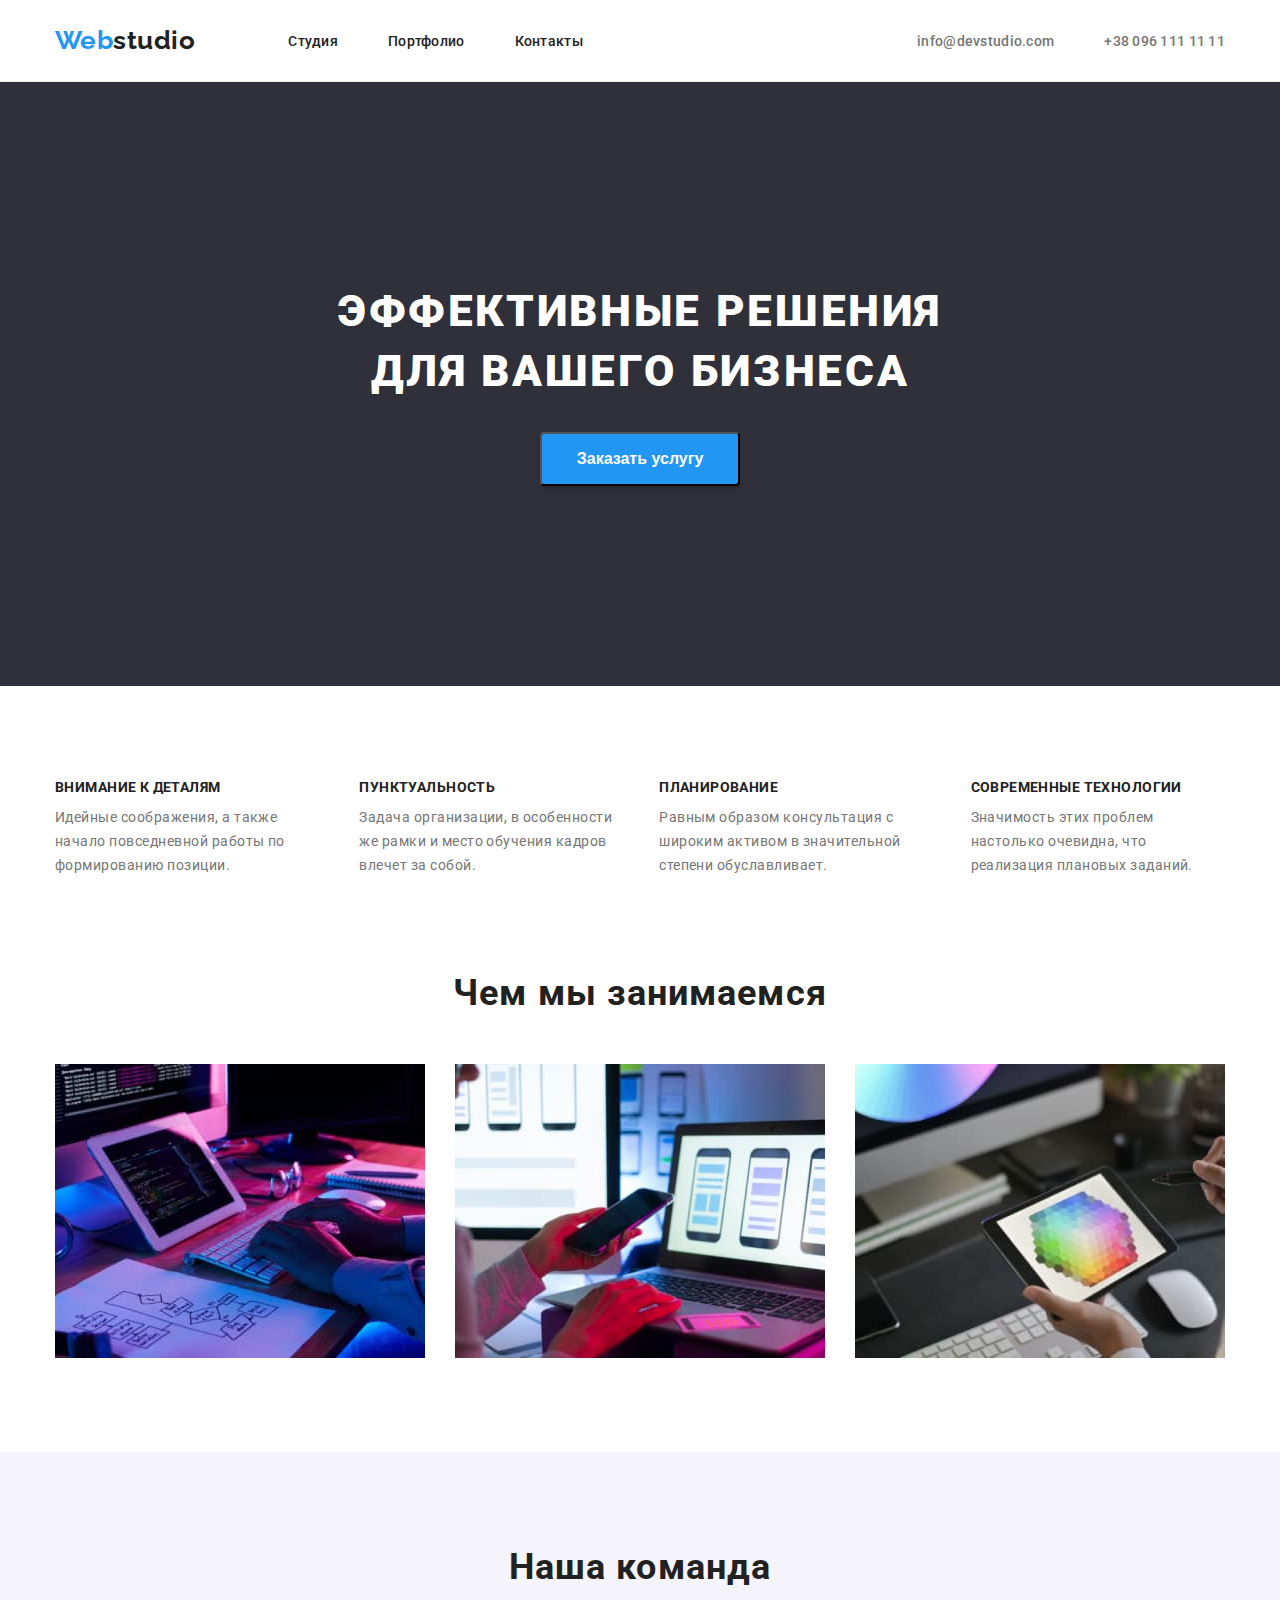
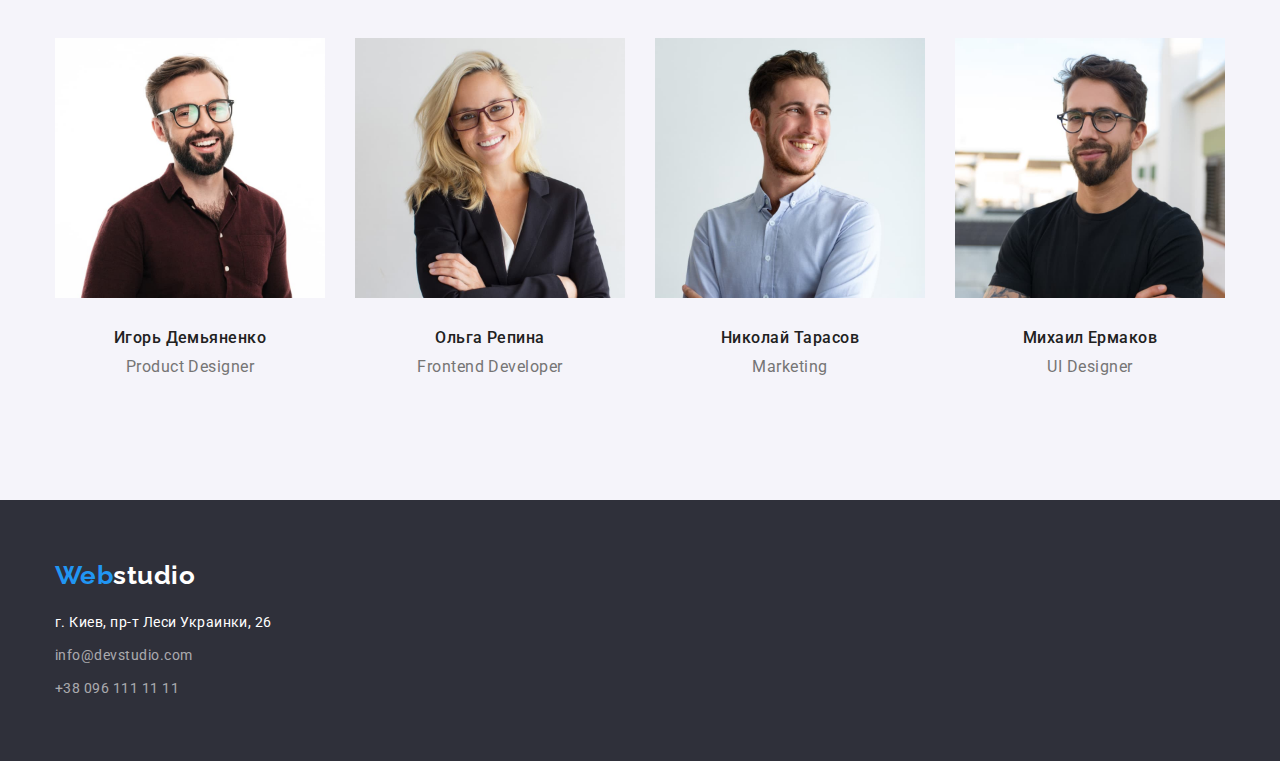
<file: index.html>
<!DOCTYPE html>
<html lang="ru">
    <head>
        <meta charset="UTF-8" />
        <meta name="viewport" content="width=device-width, inicial-scale=1.0" />
        <title>Web Studio</title>
        <link rel="preconnect" href="https://fonts.googleapis.com">
        <link rel="preconnect" href="https://fonts.gstatic.com" crossorigin>
        <link
            href="https://fonts.googleapis.com/css2?family=Montserrat:wght@400;700&family=Raleway:wght@700&family=Roboto:wght@400;500;700;900&display=swap"
            rel="stylesheet">
            <link rel="stylesheet" href="https://cdnjs.cloudflare.com/ajax/libs/modern-normalize/1.1.0/modern-normalize.min.css" integrity="sha512-wpPYUAdjBVSE4KJnH1VR1HeZfpl1ub8YT/NKx4PuQ5NmX2tKuGu6U/JRp5y+Y8XG2tV+wKQpNHVUX03MfMFn9Q==" crossorigin="anonymous" referrerpolicy="no-referrer" />
        <link rel="stylesheet" href="./css/styles.css" />
    </head>
    <body>
       

        <!-- Header -->

        <header>
            
            <div class="container">
                <div class="menu">
               
            <a class="logo" href="./index.html">Web<span class="logo-header">studio</span></a>
            <nav class="nav">
                <ul class="nav-list">
                    <li class="nav-item"><a class="link" href="./index.html">Студия</a></li>
                    <li class="nav-item"><a class="link" href="./portfolio.html">Портфолио</a></li>
                    <li class="nav-item"><a class="link" href="">Контакты</a></li>
                </ul>
            </nav>
            <ul class="contact-list">
                <li class="contact-item">
                    <a class="contact-link link" href="mailto:info@devstudio.com">info@devstudio.com</a>
                </li>
                <li class="contact-item">
                    <a class="contact-link link" href="tel:+380961111111">+38 096 111 11 11</a>
                </li>
            </ul>
            </div>
            </div>
            
            
        </header>
        
        <!-- Main section -->
        
        <main>

            <!-- Hero section -->

            <section class="section-hero">
                <div class="container">
                <h1 class="hero-title">Эффективные решения <br>для вашего бизнеса</h1>
                <button class="button-hero" type="button">Заказать услугу</button>
                </div>
            </section>

            <!-- What we are section  -->

            <section class="section features">
                <div class="container">
                <h2 class="visually-hidden">What we are</h2>
                <ul class="features-list">
                    <li class="features-item">
                        <h3 class="features-title">Внимание к деталям</h3>
                        <p class="features-text">Идейные соображения, а также начало повседневной работы по формированию позиции.</p>
                    </li>
                    <li class="features-item">
                        <h3 class="features-title">Пунктуальность</h3>
                        <p class="features-text">Задача организации, в особенности же рамки и место обучения кадров влечет за собой.</p>
                    </li>
                    <li class="features-item">
                        <h3 class="features-title">Планирование</h3>
                        <p class="features-text">Равным образом консультация с широким активом в значительной степени обуславливает.</p>
                    </li>
                    <li class="features-item">
                        <h3 class="features-title">Современные технологии</h3>
                        <p class="features-text">Значимость этих проблем настолько очевидна, что реализация плановых заданий.</p>
                    </li>
                </ul>
                </div>
            </section>

            <!-- What we do section -->

            <section class="section  services">
                <div class="container">
                <h2 class="services-title">Чем мы занимаемся</h2>
                <ul class="servises-list">
                    <li class="servises-item">
                        <img src="./images/coding.jpg" width="370" height="294" alt="Software engineering">
                    </li>
                    <li class="servises-item">
                        <img src="./images/phone_app.jpg" width="370" height="294" alt="Phone applications">
                    </li>
                    <li class="servises-item">
                        <img src="./images/games.jpg" width="370" height="294" alt="Phone games">
                    </li>
                </ul>
                </div>
            </section>

            <!-- Our team section -->

            <section class="section  team">
                <div class="container">
                <h2 class="team-section-title">Наша команда</h2>
                <ul class="team-list">
                    <li class="team-item">
                        <img src="./images/demyanchenko_igor.jpg" width="270" height="260" alt="Игорь Демьяненко">
                        <div class="team-item-description">
                            <h3 class="team-title">Игорь Демьяненко</h3>
                        <p class="team-text">Product Designer</p>
                        </div>
                    </li>
                    <li class="team-item">
                        <img src="./images/repina_olga.jpg" width="270" height="260" alt="Ольга Репина">
                        <div class="team-item-description">
                            <h3 class="team-title">Ольга Репина</h3>
                        <p class="team-text">Frontend Developer</p>
                        </div>
                    </li>
                    <li class="team-item">
                        <img src="./images/tarasov_nikolay.jpg" width="270" height="260" alt="Николай Тарасов">
                        <div class="team-item-description">
                            <h3 class="team-title">Николай Тарасов</h3>
                        <p class="team-text">Marketing</p>
                        </div>
                    </li>
                    <li class="team-item">
                        <img src="./images/ermakov_michael.jpg" width="270" height="260" alt="Михаил Ермаков">
                        <div class="team-item-description">
                            <h3 class="team-title">Михаил Ермаков</h3>
                        <p class="team-text">UI Designer</p>
                        </div>
                    </li>
                </ul>
                </div>
            </section>

        </main>

        <!-- Footer -->

        <footer class="section-footer">
            <div class="container">
            <a class="logo" href="./index.html">Web<span class="logo-footer">studio</span></a>
            <address>
                <ul class="footer-list">
                    <li class="footer-item">
                        <a class="link-footer" href="https://goo.gl/maps/EsYMqxrFtHsj7dok8" target="_blank" rel="noopener noreferrer">г. Киев, пр-т Леси Украинки, 26</a>
                    </li>
                    <li class="footer-item">
                        <a class="footer-contact link-footer" href="mailto:info@devstudio.com">info@devstudio.com</a>
                    </li>
                    <li class="footer-item">
                        <a class="footer-contact link-footer" href="tel:+380961111111">+38 096 111 11 11</a>
                    </li>
                </ul>
            </address>
            </div>
        </footer>
        
    </body>
    
</html>
</file>
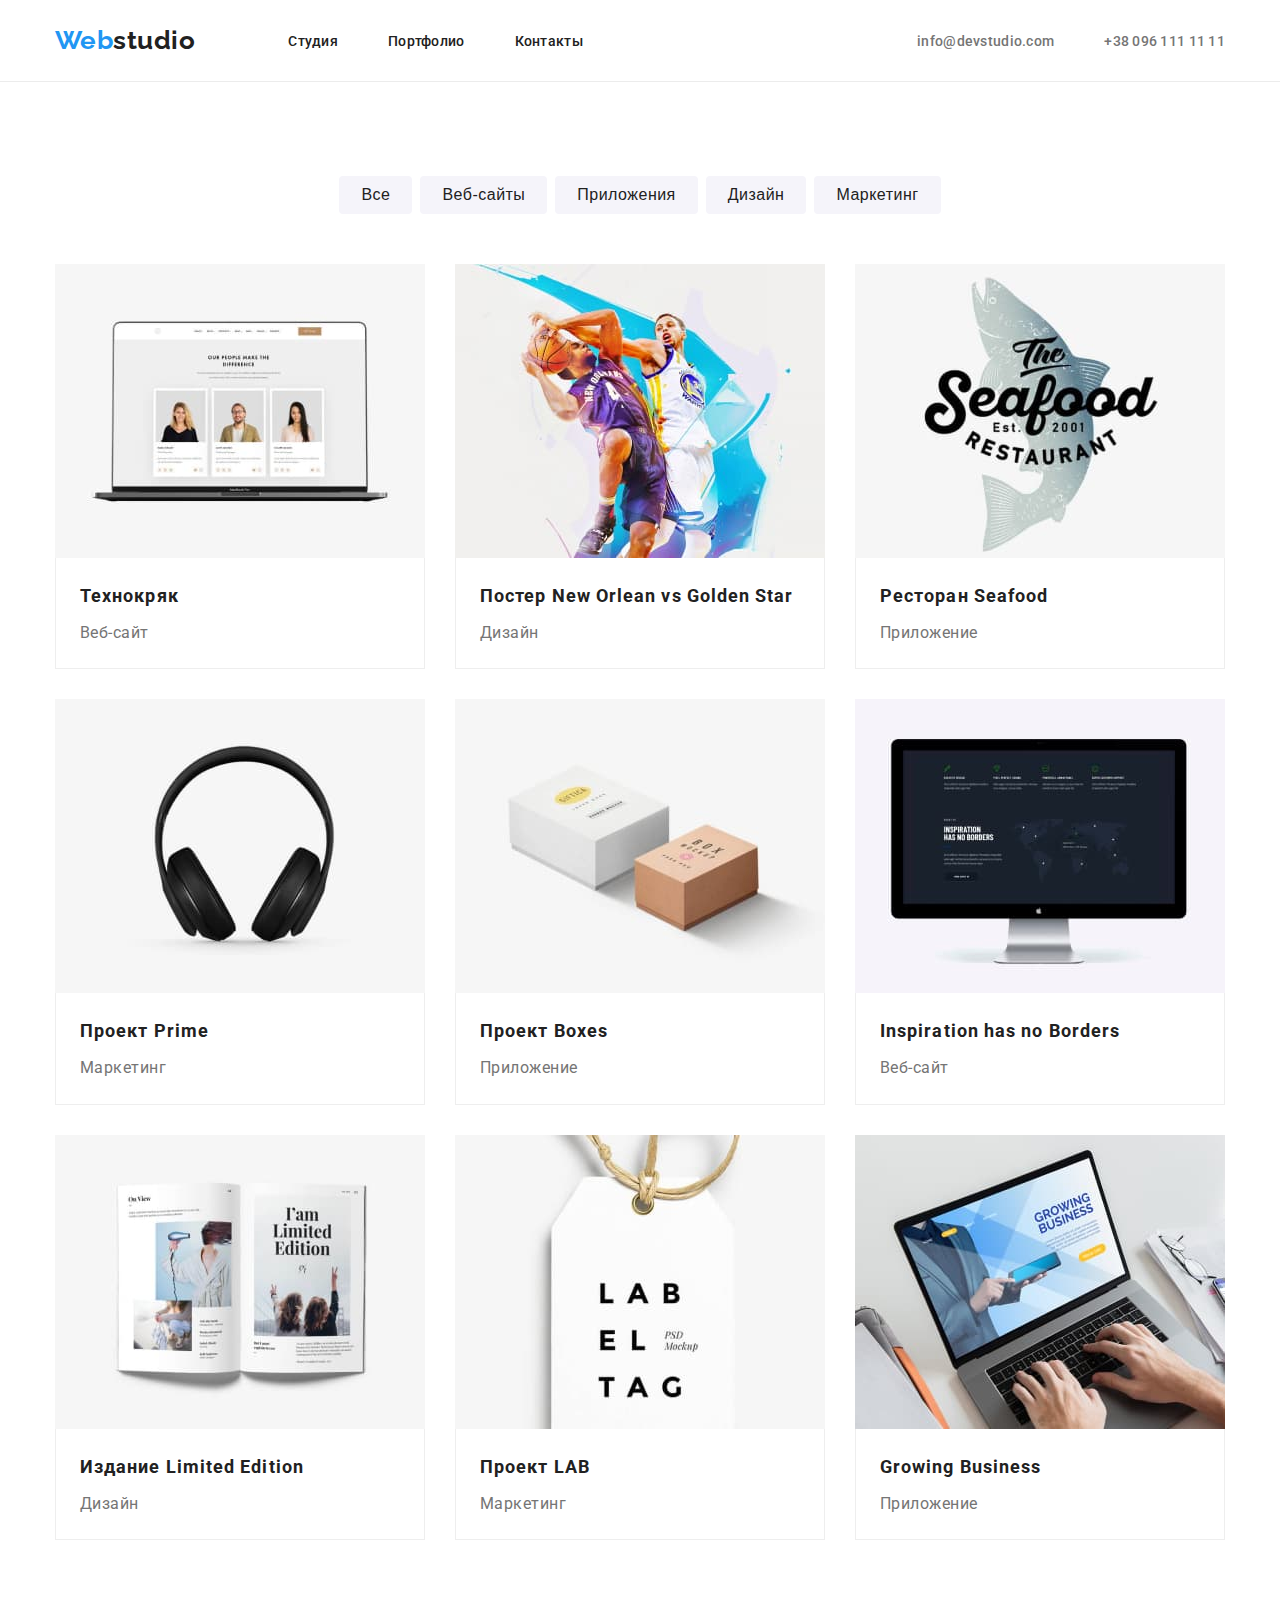
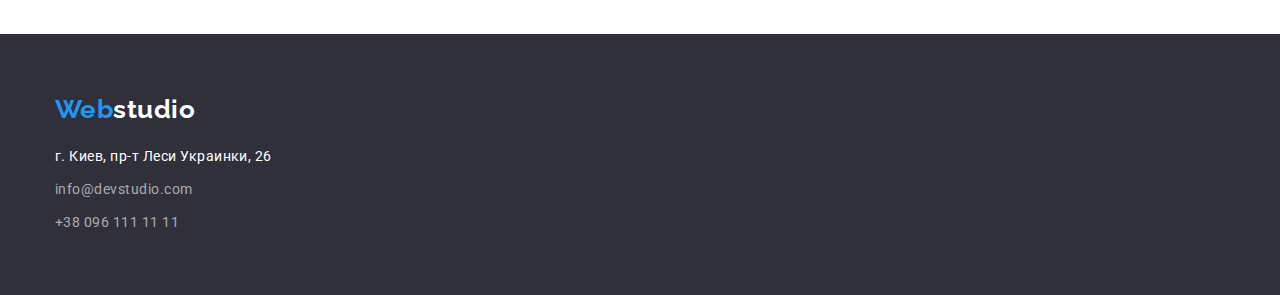
<file: portfolio.html>
<!DOCTYPE html>
<html lang="ru">

<head>
    <meta charset="UTF-8" />
    <meta name="viewport" content="width=device-width, inicial-scale=1.0" />
    <title>Web Studio</title>
    <link rel="preconnect" href="https://fonts.googleapis.com">
    <link rel="preconnect" href="https://fonts.gstatic.com" crossorigin>
    <link
        href="https://fonts.googleapis.com/css2?family=Montserrat:wght@400;700&family=Raleway:wght@700&family=Roboto:wght@400;500;700;900&display=swap"
        rel="stylesheet">
    <link rel="stylesheet" href="https://cdnjs.cloudflare.com/ajax/libs/modern-normalize/1.1.0/modern-normalize.min.css"
        integrity="sha512-wpPYUAdjBVSE4KJnH1VR1HeZfpl1ub8YT/NKx4PuQ5NmX2tKuGu6U/JRp5y+Y8XG2tV+wKQpNHVUX03MfMFn9Q=="
        crossorigin="anonymous" referrerpolicy="no-referrer" />
    <link rel="stylesheet" href="./css/styles.css" />
</head>

<body>


    <!-- Header -->

    <header>
    
        <div class="container">
            <div class="menu">
    
                <a class="logo" href="./index.html">Web<span class="logo-header">studio</span></a>
                <nav class="nav">
                    <ul class="nav-list">
                        <li class="nav-item"><a class="link" href="./index.html">Студия</a></li>
                        <li class="nav-item"><a class="link" href="./portfolio.html">Портфолио</a></li>
                        <li class="nav-item"><a class="link" href="">Контакты</a></li>
                    </ul>
                </nav>
                <ul class="contact-list">
                    <li class="contact-item">
                        <a class="contact-link link" href="mailto:info@devstudio.com">info@devstudio.com</a>
                    </li>
                    <li class="contact-item">
                        <a class="contact-link link" href="tel:+380961111111">+38 096 111 11 11</a>
                    </li>
                </ul>
            </div>
        </div>
    
    
    </header>

    <!-- Main section -->

    <main>

        <section class="section">
            

        <!-- Filter -->
        <div class="container">
            <h1 class="visually-hidden">Portfolio list</h1>
        <ul class="filter list">
            <li class="filter-item">
                <button type="button" class="button">Все</button>
            </li>
            <li class="filter-item">
                <button type="button" class="button">Веб-сайты</button>
            </li>
            <li class="filter-item">
                <button type="button" class="button">Приложения</button>
            </li>
            <li class="filter-item">
                <button type="button" class="button">Дизайн</button>
            </li>
            <li class="filter-item">
                <button type="button" class="button">Маркетинг</button>
            </li>
        </ul>
       

        <!-- Portfolio list -->

        
        <ul class="portfolio-list">
            <li class="portfolio-item">
                <img src="./images/technohryak.jpg" width="370" height="294" alt="Технокряк">
                <div class="portfolio"><h2 class="portfolio-title">Технокряк</h2>
                <p class="portfolio-text">Веб-сайт</p></div>
            </li>
            <li class="portfolio-item">
                <img src="./images/neworlean.jpg" width="370" height="294" alt="Постер New Orlean vs Golden Star">
                <div class="portfolio">
                <h2 class="portfolio-title">Постер New Orlean vs Golden Star</h2>
                <p class="portfolio-text">Дизайн</p></div>
            </li>
            <li class="portfolio-item">
                <img src="./images/seafood.jpg" width="370" height="294" alt="Ресторан Seafood">
                <div class="portfolio"><h2 class="portfolio-title">Ресторан Seafood</h2>
                <p class="portfolio-text">Приложение</p></div>
            </li>
            <li class="portfolio-item">
                <img src="./images/prime.jpg" width="370" height="294" alt="Проект Prime">
                <div class="portfolio"><h2 class="portfolio-title">Проект Prime</h2>
                <p class="portfolio-text">Маркетинг</p></div>
            </li>
            <li class="portfolio-item">
                <img src="./images/boxes.jpg" width="370" height="294" alt="Проект Boxes">
                <div class="portfolio"><h2 class="portfolio-title">Проект Boxes</h2>
                <p class="portfolio-text">Приложение</p></div>
            </li>
            <li class="portfolio-item">
                <img src="./images/inspiration.jpg" width="370" height="294" alt="Inspiration has no Borders">
                <div class="portfolio"><h2 class="portfolio-title">Inspiration has no Borders</h2>
                <p class="portfolio-text">Веб-сайт</p></div>
            </li>
            <li class="portfolio-item">
                <img src="./images/limitededition.jpg" width="370" height="294" alt="Издание Limited Edition">
                <div class="portfolio"><h2 class="portfolio-title">Издание Limited Edition</h2>
                <p class="portfolio-text">Дизайн</p></div>
            </li>
            <li class="portfolio-item">
                <img src="./images/lab.jpg" width="370" height="294" alt="Проект LAB">
                <div class="portfolio"><h2 class="portfolio-title">Проект LAB</h2>
                <p class="portfolio-text">Маркетинг</p></div>
            </li>
            <li class="portfolio-item">
                <img src="./images/growingbusiness.jpg" width="370" height="294" alt="Growing Business">
                <div class="portfolio"><h2 class="portfolio-title">Growing Business</h2>
                <p class="portfolio-text">Приложение</p></div>
            </li>
        </ul> 
        </div>
        </section>

    </main>

    <!-- Footer -->

    <footer class="section-footer">
        <div class="container">
            <a class="logo" href="./index.html">Web<span class="logo-footer">studio</span></a>
            <address>
                <ul class="footer-list">
                    <li class="footer-item">
                        <a class="link-footer" href="https://goo.gl/maps/EsYMqxrFtHsj7dok8" target="_blank"
                            rel="noopener noreferrer">г. Киев, пр-т Леси Украинки, 26</a>
                    </li>
                    <li class="footer-item">
                        <a class="footer-contact link-footer" href="mailto:info@devstudio.com">info@devstudio.com</a>
                    </li>
                    <li class="footer-item">
                        <a class="footer-contact link-footer" href="tel:+380961111111">+38 096 111 11 11</a>
                    </li>
                </ul>
            </address>
        </div>
    </footer>
    

</body>

</html>
</file>
<file: css/styles.css>
/* font-family: 'Montserrat', sans-serif;
font-family: 'Raleway', sans-serif;
font-family: 'Roboto', sans-serif; */

/* 
background: #E5E5E5;

color p #757575 
color h #212121
accent color #2196F3
*/

/* Common */
html {
  box-sizing: border-box;
}
*,
*::before,
*::after {
  box-sizing: inherit;
}

:root {
  --primary-text-color: #757575;
  --title-text-color: #212121;
  --accent-color: #2196f3;
  --second-accent-color: #ffffff;
  --second-background-color: #2f303a;
}

body {
  color: var(--primary-text-color);
  font-family: "Roboto", sans-serif;
  letter-spacing: 0.03em;
  margin: 0;
}

h1,
h2,
h3,
ul,
p {
  padding: 0;
  margin: 0;
}

img {
  display: block;
  width: 100%;
  height: auto;
}

.visually-hidden {
  position: absolute;
  width: 1px;
  height: 1px;
  margin: -1px;
  border: 0;
  padding: 0;
  white-space: nowrap;
  clip-path: inset(100%);
  clip: rect(0 0 0 0);
  overflow: hidden;
}

.container {
  width: 1200px;
  margin-left: auto;
  margin-right: auto;
  padding-left: 15px;
  padding-right: 15px;
}

.section {
  padding-top: 94px;
  padding-bottom: 94px;
}

.services {
  padding-top: 0;
}
/* .features {
  padding-bottom: 0;
} */
/* header */
header {
  border-bottom: 1px solid #ececec;
}

.menu,
.nav,
.contact-list,
.nav-list {
  display: flex;
}

.menu {
  align-items: center;
  padding-top: 25px;
  padding-bottom: 25px;
}

.contact-list,
.nav-list,
.features-list,
.servises-list,
.team-list,
.footer-list,
.portfolio-list,
.list {
  list-style: none;
  padding: 0;
  margin: 0;
}

.contact-list {
  margin-left: auto;
  margin-right: 50px;
}
.contact-list:last-child {
  margin-right: 0;
}

.logo {
  display: block;
  color: var(--accent-color);
  font-family: "Raleway", sans-serif;
  font-style: normal;
  font-weight: 700;
  font-size: 26px;
  line-height: 1.2;
  text-decoration: none;
  margin-right: 93px;
}

.logo-header {
  color: var(--title-text-color);
}
.logo-footer {
  color: var(--second-accent-color);
}
.section-hero,
.section-footer {
  background-color: var(--second-background-color);
}

.section-hero {
  padding-top: 200px;
  padding-bottom: 200px;
}

.button-hero {
  display: block;
  background-color: var(--accent-color);
  color: var(--second-accent-color);
  margin: 30px auto 0 auto;
  font-weight: 700;
  font-size: 16px;
  line-height: 1.87;
  min-width: 200px;
  min-height: 50px;
  padding: 10px 32px;
  text-align: center;
  box-shadow: 0px 4px 4px rgba(0, 0, 0, 0.15);
  border-radius: 4px;
}
.hero-title {
  color: var(--second-accent-color);
  font-weight: 900;
  font-size: 44px;
  line-height: 1.36;
  text-align: center;
  letter-spacing: 0.06em;
  text-transform: uppercase;
}

.link {
  color: var(--title-text-color);
  font-weight: 500;
  font-size: 14px;
  line-height: 1.14;
  letter-spacing: 0.02em;
  text-decoration: none;
  /* margin-right: 50px; */
}
.nav-item {
  margin-right: 50px;
}
.nav-item:last-child {
  margin-right: 0;
}
.contact-item {
  margin-left: 50px;
}
.contact-item:first-child {
  margin-left: 0;
}

.link:hover,
.link:focus,
.link-footer:hover,
.link-footer:focus {
  color: var(--accent-color);
}

.link-footer {
  color: var(--second-accent-color);
  font-size: 14px;
  line-height: 1.71;
  font-style: normal;
  text-decoration: none;
}

/* list */
.features-list,
.servises-list,
.team-list {
  display: flex;
}
.features-list p {
  margin-top: 10px;
}
.features-item {
  margin-right: 30px;
}
.features-item:last-child {
  margin-right: 0;
}
.servises-item {
  margin-right: 30px;
}
.servises-item:last-child {
  margin-right: 0;
}
.team-item {
  margin-right: 30px;
}
.team-item:last-child {
  margin-right: 0;
}
/* Main content */

.team {
  background-color: #f5f4fa;
}
.team-item-description {
  padding-top: 30px;
  padding-bottom: 30px;
}

.features-title,
.team-section-title,
.team-title,
.services-title,
.portfolio-title {
  color: var(--title-text-color);
  font-weight: 700;
  letter-spacing: 0.03em;
}

.services-title,
.team-section-title {
  font-size: 36px;
  line-height: 1.17;
  text-align: center;
}
.services-title,
.team-section-title {
  margin-bottom: 50px;
}

.features-title {
  font-size: 14px;
  line-height: 1.14;
  text-transform: uppercase;
}

.team-title {
  font-weight: 500;
  font-size: 16px;
  line-height: 1.19;
  text-align: center;
}

.portfolio-title {
  font-size: 18px;
  line-height: 2;
  letter-spacing: 0.06em;
  margin-bottom: 4px;
}

.features-text {
  font-size: 14px;
  line-height: 1.71;
}

.team-text {
  font-size: 16px;
  line-height: 1.19;
  text-align: center;
  margin-top: 10px;
}

.portfolio-text {
  font-size: 16px;
  line-height: 1.9;
}
.contact-link {
  color: var(--primary-text-color);
}

/* portfolio - filter */

.filter {
  display: flex;
  justify-content: center;
}
.filter-item {
  margin-right: 8px;
}
.filter-item:last-child {
  margin-right: 0;
}
.button {
  cursor: pointer;
  color: var(--title-text-color);
  font-weight: 500;
  font-size: 16px;
  line-height: 1.6;
  letter-spacing: 0.03em;
  padding: 6px 22px;
  background-color: #f5f4fa;
  border: 1px transparent;
  border-radius: 4px;
}

.button:hover,
.button:focus {
  color: var(--second-accent-color);
  background-color: var(--accent-color);
}

/* portfolio list */

.portfolio-list {
  display: flex;
  flex-wrap: wrap;
  margin-top: 50px;
}
.portfolio-item {
  margin-bottom: 30px;
  margin-right: 30px;
}
.portfolio-item:nth-child(3n + 3) {
  margin-right: 0;
}
.portfolio-item:nth-child(n + 7) {
  margin-bottom: 0;
}
.portfolio {
  padding: 20px 24px;
  border-left: 1px solid #eeeeee;
  border-right: 1px solid #eeeeee;
  border-bottom: 1px solid #eeeeee;
}
/* footer */

.section-footer {
  padding-top: 60px;
  padding-bottom: 60px;
}
.section-footer .logo {
  margin-right: 0;
  margin-bottom: 20px;
}

.footer-item {
  margin-bottom: 9px;
}
.footer-item:last-child {
  margin-bottom: 0;
}
.footer-contact {
  color: rgba(255, 255, 255, 0.6);
}

/* header {
  background-color: burlywood;
}
.nav-list {
  background-color: aqua;
}
.contact-list {
  background-color: tomato;
}
.menu {
  background-color: yellowgreen;
}
.features-list {
  background-color: yellow;
}
.features {
  background-color: aquamarine;
}
.services {
  background-color: blueviolet;
}
.servises-list {
  background-color: blue;
}
.team {
  background-color: coral;
}
.team-list {
  background-color: crimson;
}
.team-section-title,
.services-title {
  background-color: deeppink;
} */
/* .portfolio {
  background-color: chocolate;
}
.portfolio-list {
  background-color: darkorchid;
}
.portfolio-title {
  background-color: darkgreen;
}
.section {
  background-color: darkgray;
} */
</file>
